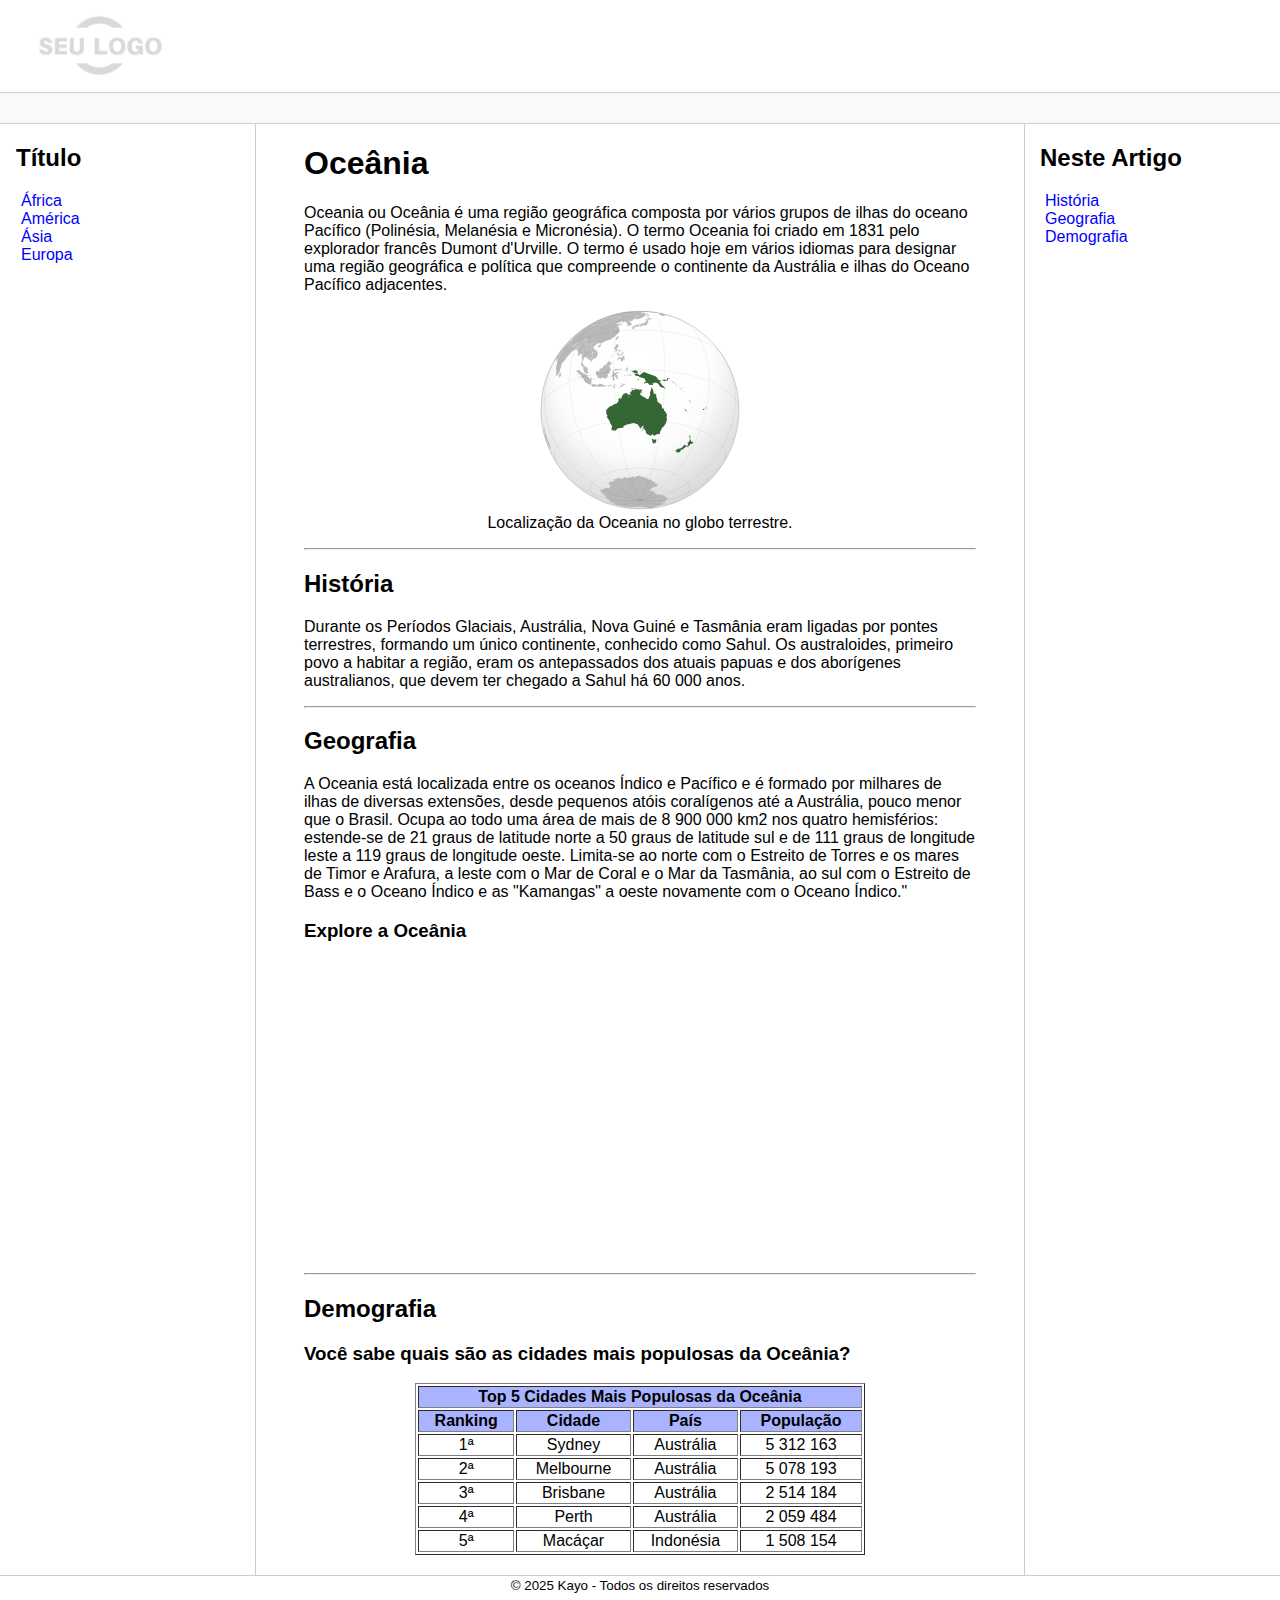
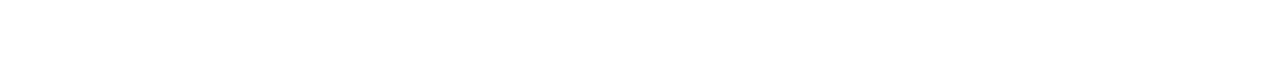
<file: trilha-html-desafio-2/index.html>
<!DOCTYPE html>
<html lang="pt-br">
<head>
    <meta charset="UTF-8">
    <meta http-equiv="X-UA-Compatible" content="IE=edge">
    <meta name="viewport" content="width=device-width, initial-scale=1.0">
    <meta name="description" content="Página Informativa sobre Oceânia, criada como parte de um desafio de front-end">
    <title>Página Principal</title>
    <link rel="stylesheet" href="assets/css/style.css">
</head>
<body>

    <header>
        <div class="logo">
            <img src="assets/images/logo.png" width="200" alt="logotipo"/>
        </div>
    </header>

    <div class="bar"></div>

    <div class="content">
        <aside class="sidebar">
            <h2>Título</h2>
            <nav>
                <ul>
                <li><a href="https://pt.wikipedia.org/wiki/África">África</a></li>
                <li><a href="https://pt.wikipedia.org/wiki/América">América</a></li>
                <li><a href="https://pt.wikipedia.org/wiki/Ásia">Ásia</a></li>
                <li><a href="https://pt.wikipedia.org/wiki/Europa">Europa</a></li>   
                </ul>
            </nav>  
        </aside>

        <main>
            <section>
                <h1>Oceânia</h1>
                <p>Oceania ou Oceânia é uma região geográfica
                composta por vários grupos de ilhas do oceano Pacífico (Polinésia, Melanésia e Micronésia). 
                O termo Oceania foi criado em 1831 pelo explorador francês Dumont d'Urville. 
                O termo é usado hoje em vários idiomas para designar uma região geográfica e política que compreende 
                o continente da Austrália e ilhas do Oceano Pacífico adjacentes.</p>

                <figure>
                    <img src="assets/images/oceania.svg" width="200" alt="Mapa Ilustrativo da Oceania.">
                    <figcaption>Localização da Oceania no globo terrestre.</figcaption>
                </figure>
            </section>
            
            <hr>

            <section>
                <h2 id="topico-historia">História</h2>
                <p>Durante os Períodos Glaciais, Austrália, Nova Guiné e Tasmânia eram ligadas por pontes terrestres, 
                    formando um único continente, conhecido como Sahul. Os australoides, primeiro povo a habitar a região, 
                    eram os antepassados dos atuais papuas e dos aborígenes australianos, que devem ter chegado a Sahul há 60 000 anos.</p>
            </section>

            <hr>

            <section>
                <h2 id="topico-geografia">Geografia</h2>
                <p>A Oceania está localizada entre os oceanos Índico e Pacífico e é formado por milhares de ilhas de diversas extensões, 
                    desde pequenos atóis coralígenos até a Austrália, pouco menor que o Brasil. Ocupa ao todo uma área de mais de 8 900 000 km2 nos 
                    quatro hemisférios: estende-se de 21 graus de latitude norte a 50 graus de latitude sul e de 111 graus de longitude leste a 119 graus 
                    de longitude oeste. Limita-se ao norte com o Estreito de Torres e os mares de Timor e Arafura, a leste com o Mar de Coral e o Mar da Tasmânia, 
                    ao sul com o Estreito de Bass e o Oceano Índico e as "Kamangas" a oeste novamente com o Oceano Índico."</p>

                
                <h3>Explore a Oceânia</h3>
                <iframe title="Mapa Interativo no google maps da Oceânia" src="https://www.google.com/maps/embed?pb=!1m18!1m12!1m3!1d75937728.99299002!2d136.51001706505164!3d-16.595851184779296!2m3!1f0!2f0!3f0!3m2!1i1024!2i768!4f13.1!3m3!1m2!1s0x6e41bc2bfc38b041%3A0x4b6ab384c4ebeb6e!2sOceania!5e1!3m2!1spt-BR!2sbr!4v1751067949706!5m2!1spt-BR!2sbr" width="450" height="300" style="border:0;" allowfullscreen="" loading="lazy" referrerpolicy="no-referrer-when-downgrade"></iframe>
            </section>

            <hr>

            <section>
                <h2 id="topico-demografia">Demografia</h2>
                <h3>Você sabe quais são as cidades mais populosas da Oceânia?</h3>

                <table summary="Lista de cidades mais populosas da Oceânia" title="Top 5 Cidades Mais Populosas" border="1" width="450">

                    <thead>
                        <tr>
                            <th colspan="4">Top 5 Cidades Mais Populosas da Oceânia</th>
                        </tr>
                        <tr>
                            <th>Ranking</th>
                            <th>Cidade</th>
                            <th>País</th>
                            <th>População</th>
                        </tr>
                    </thead>

                    <tbody>
                        <tr>
                            <td>1ª</td>
                            <td>Sydney</td>
                            <td>Austrália</td>
                            <td>5 312 163</td>
                        </tr>
                        <tr>
                            <td>2ª</td>
                            <td>Melbourne</td>
                            <td>Austrália</td>
                            <td>5 078 193</td>
                        </tr>
                        <tr>
                            <td>3ª</td>
                            <td>Brisbane</td>
                            <td>Austrália</td>
                            <td>2 514 184</td>
                        </tr>
                        <tr>
                            <td>4ª</td>
                            <td>Perth</td>
                            <td>Austrália</td>
                            <td>2 059 484</td>
                        </tr>
                        <tr>
                            <td>5ª</td>
                            <td>Macáçar</td>
                            <td>Indonésia</td>
                            <td>1 508 154</td>
                        </tr>
                    </tbody>
                </table>
            </section>
        </main>

        <aside class="anchor">
            <h2>Neste Artigo</h2>
            <nav>
                <ul>
                    <li><a href="#topico-historia">História</a></li>
                    <li><a href="#topico-geografia">Geografia</a></li>
                    <li><a href="#topico-demografia">Demografia</a></li>
                </ul>
            </nav>
        </aside>    
    </div>

    <footer>
        <small>© 2025 Kayo - Todos os direitos reservados</small>
    </footer>
</body>
</html>
</file>
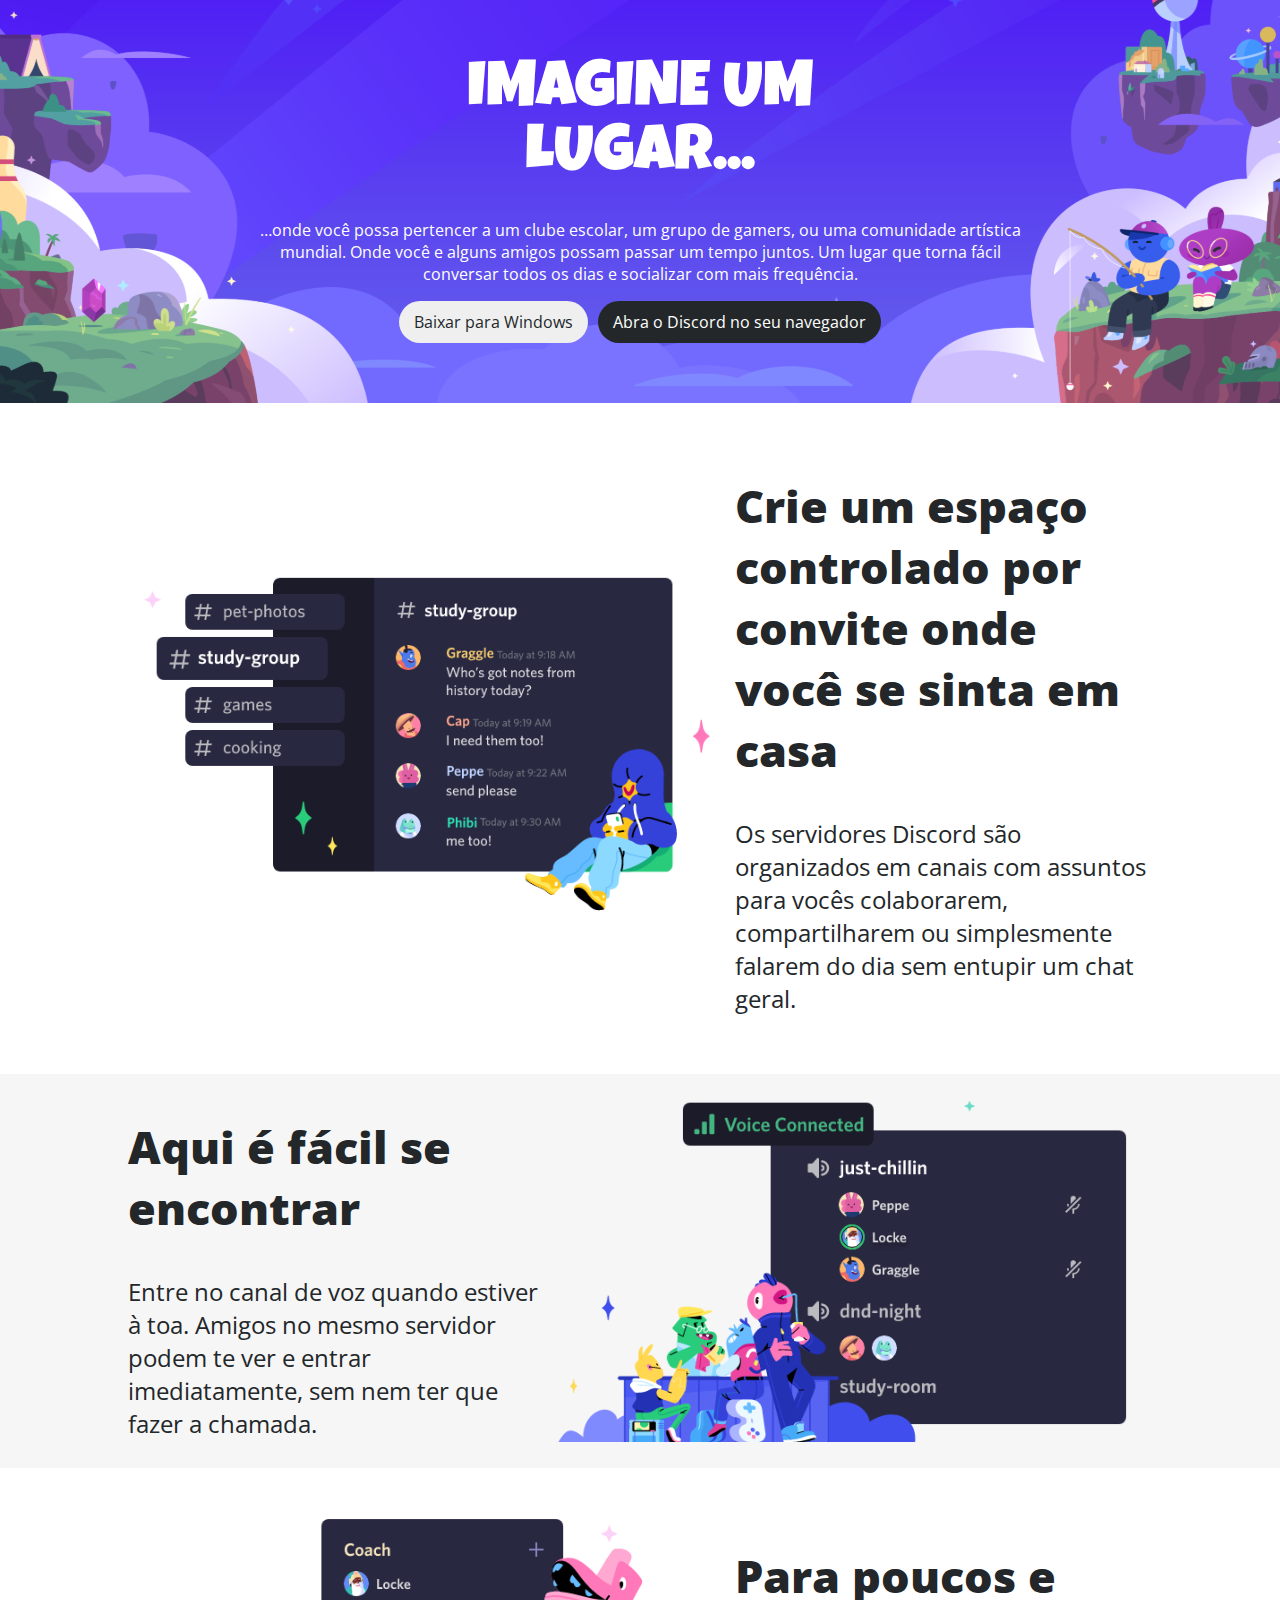
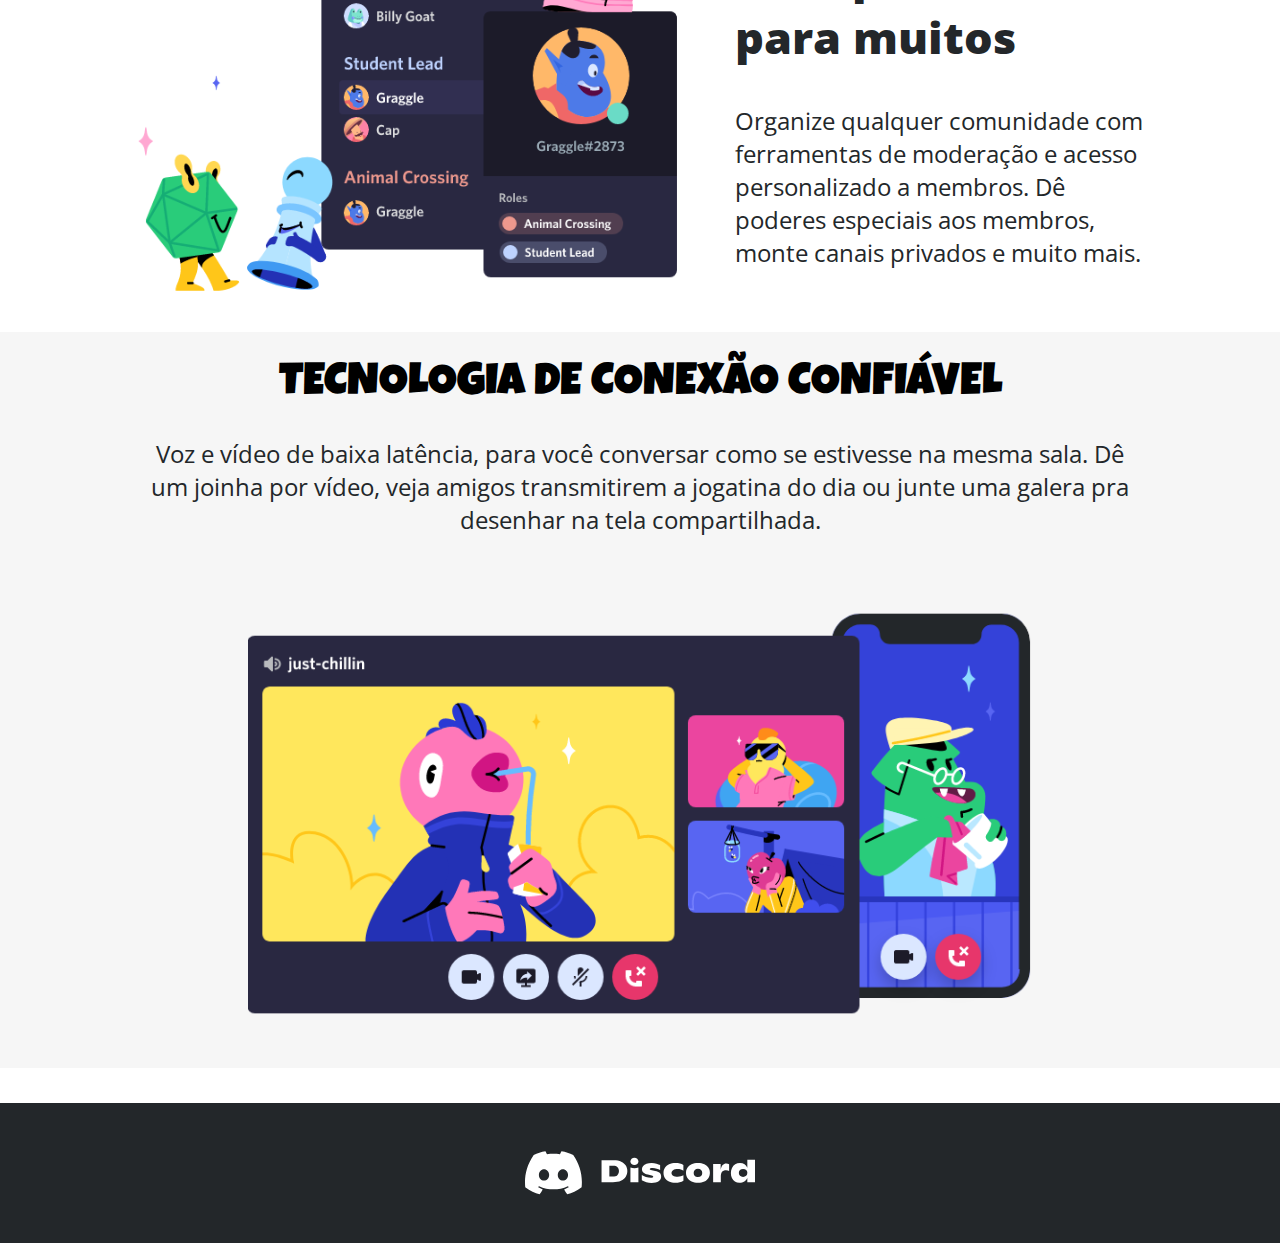
<file: trilha-css/trilha-css-desafio-03/index.html>
<!DOCTYPE html>
<html lang="pt-BR">
<head>
    <meta charset="UTF-8">
    <meta name="viewport" content="width=device-width, initial-scale=1.0">
    <title>Discord - Landing Page</title>
    <link rel="stylesheet" href="./assets/styles/style.css">
</head>
<body>
    <header>
        <div class="header-container">
            <h1>IMAGINE UM<br>LUGAR...</h1>
            <p>…onde você possa pertencer a um clube escolar, um grupo de gamers, ou uma comunidade artística mundial. Onde você e alguns amigos possam passar um tempo juntos. Um lugar que torna fácil conversar todos os dias e socializar com mais frequência.</p>
            <div class="header-button">
                <button>Baixar para Windows</button>
                <a href="https://discord.com"><button class="button-2">Abra o Discord no seu navegador</button></a>
            </div>
            
        </div>
    </header>
    <main>
        <section class="section-1">
            <img src="./assets/styles/images/Section Image.svg" alt="Exemplo da interface do Discord">
            <div>
                <h2>Crie um espaço controlado por convite onde você se sinta em casa</h2>
                <p>Os servidores Discord são organizados em canais com assuntos para vocês colaborarem, compartilharem ou simplesmente falarem do dia sem entupir um chat geral.</p>
            </div>
        </section>
        <section class="section-2">
            <img src="./assets/styles/images/Section Image (1).svg" alt="Exemplo da interface do Discord">
            <div>
                <h2>Aqui é fácil se encontrar</h2>
                <p>Entre no canal de voz quando estiver à toa. Amigos no mesmo servidor podem te ver e entrar imediatamente, sem nem ter que fazer a chamada.</p>
            </div>
        </section>
        <section class="section-3">
            <img src="./assets/styles/images/Section Image (2).svg" alt="Exemplo da interface do Discord">
            <div>
                <h2>Para poucos e para muitos</h2>
                <p>Organize qualquer comunidade com ferramentas de moderação e acesso personalizado a membros. Dê poderes especiais aos membros, monte canais privados e muito mais.</p>
            </div>
        </section>
        <section class="section-4">
            <div>
                <h1>TECNOLOGIA DE CONEXÃO CONFIÁVEL</h1>
                <p>Voz e vídeo de baixa latência, para você conversar como se estivesse na mesma sala. Dê um joinha por vídeo, veja amigos transmitirem a jogatina do dia ou junte uma galera pra desenhar na tela compartilhada.</p>
            </div>
            <img src="./assets/styles/images/Section Image (3).svg" alt="Exemplo da interface do Discord">
        </section>
    </main>
    <footer>
        <img src="./assets/styles/images/discord-logo.svg" alt="Logo Discord">
    </footer>
</body>
</html>
</file>
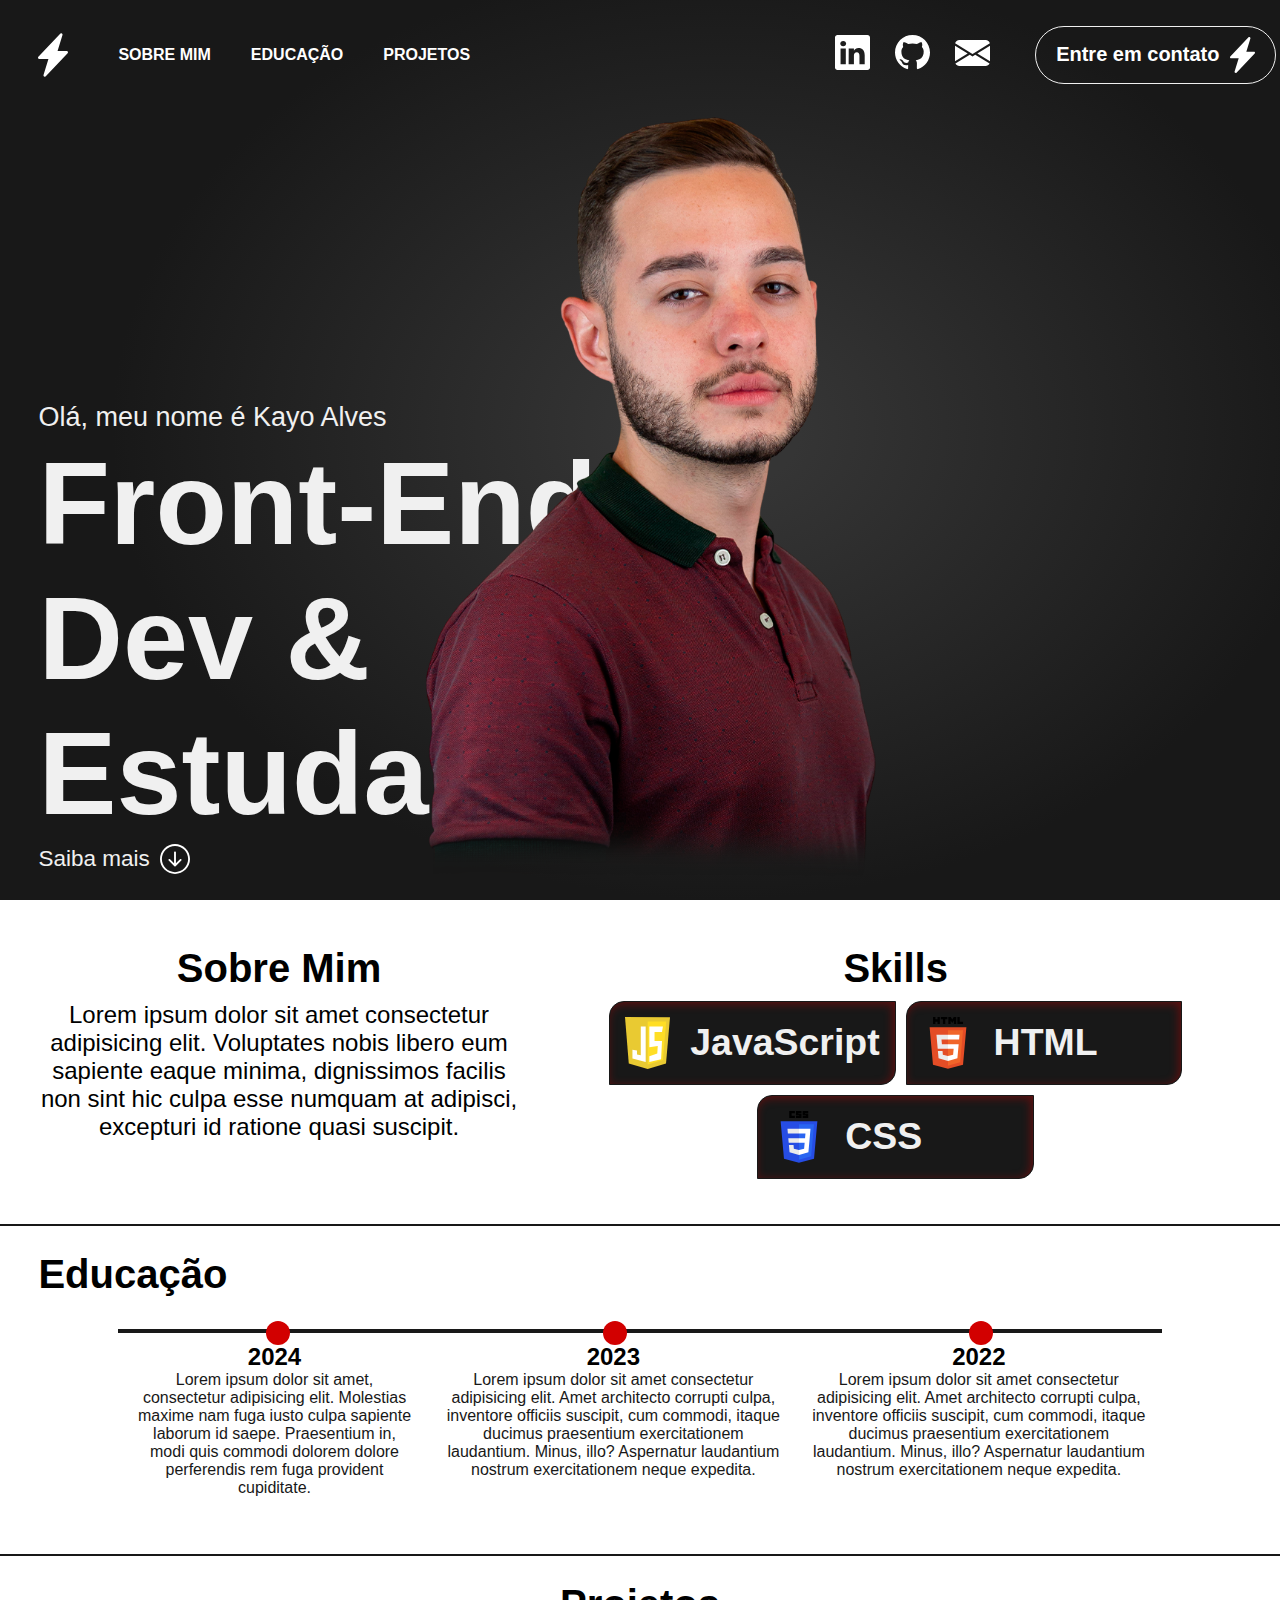
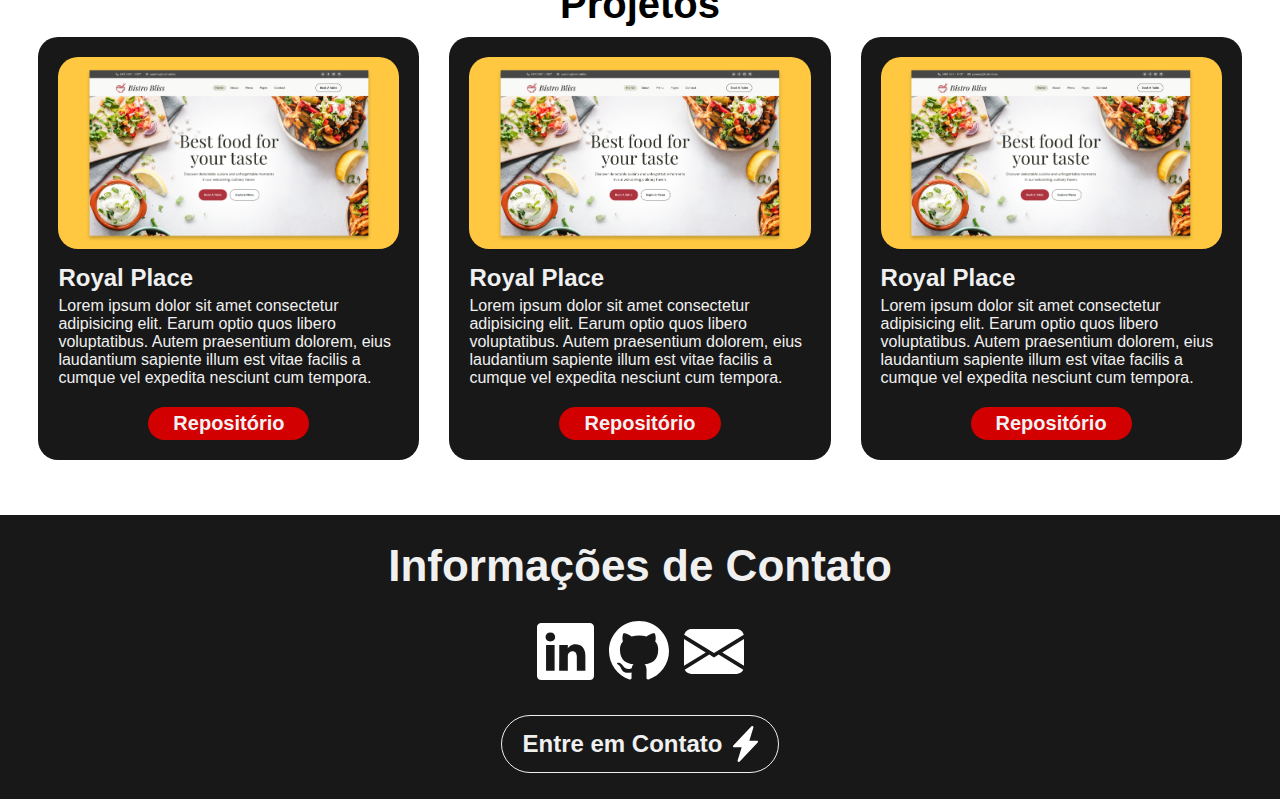
<file: trilha-js/portfolio/index.html>
<!DOCTYPE html>
<html lang="pt-BR">
<head>
    <meta charset="UTF-8">
    <meta name="viewport" content="width=device-width, initial-scale=1.0">
    <title>Portfólio - Kayo Alves</title>
    <link rel="shortcut icon" href="./assets/img/favicon.ico" type="image/x-icon">
    <link rel="stylesheet" href="./assets/css/style.css">
</head>
<body>
    <header>
        <img class="logo" src="./assets/img/lightning.svg" alt="Logotipo">
        <nav class="nav-links">
            <a href="#about">SOBRE MIM</a>
            <a href="#education">EDUCAÇÃO</a>
            <a href="#projects">PROJETOS</a>
            <div class="contact-info">
                <a href="https://linkedin.com/in/kayo-silva-alves/"><img src="./assets/img/Linkedin.svg" alt="Meu Linkedin"></a>
                <a href="https://github.com/kayo-alves"><img src="./assets/img/Github.svg" alt="Meu Github"></a>
                <a href="mailto:kayosilva577@gmail.com"><img src="./assets/img/mail.svg" alt="kayosilva577@gmail.com"></a>
            </div>
            <a class="contact-button" href="#">Entre em contato<img src="./assets/img/lightning.svg"></a>
        </nav>
        <button class="menu-toggle" >
            &#9776;
        </button>
        <div class="overlay"></div>
    </header>

    <main>
        <img class="profile-pic" src="./assets/img/profile.png" alt="Kayo Alves">
        <h6>Olá, meu nome é Kayo Alves</h6>
        <h1>Front-End<br> Dev &<br> Estudante</h1>
        <div class="more-main">
            <p>Saiba mais</p>
            <img src="./assets/img/arrow-down.svg" alt="Seta para baixo">
        </div>
    </main>

    <section id="about" class="about">
            <div class="about-me">
                <h2>Sobre Mim</h2>
                <p>Lorem ipsum dolor sit amet consectetur adipisicing elit. Voluptates nobis libero eum sapiente eaque minima, dignissimos facilis non sint hic culpa esse numquam at adipisci, excepturi id ratione quasi suscipit.</p>
            </div>
            <div class="skills">
                <h2>Skills</h2>
                <div class="cards">
                    <div class="skill-card">
                    <img src="./assets/img/javascript-logo.svg" alt="JavaScript Logo">
                    <h3>JavaScript</h3>
                    </div>
                    <div class="skill-card">
                    <img src="./assets/img/html-logo.svg" alt="HTML Logo">
                    <h3>HTML</h3>
                    </div>
                    <div class="skill-card">
                    <img src="./assets/img/css-logo.svg" alt="CSS Logo">
                    <h3>CSS</h3>
                    </div>
                </div>
            </div>
    </section>
    <hr>

    <section id="education" class="education">
        <h2>Educação</h2>
        <div class="timeline">
            <div class="timeline-item">
                <div class="timeline-year"><b>2024</b></div>
                <div class="timeline-content">
                    <p>Lorem ipsum dolor sit amet, consectetur adipisicing elit. Molestias maxime nam fuga iusto culpa sapiente laborum id saepe. Praesentium in, modi quis commodi dolorem dolore perferendis rem fuga provident cupiditate.</p>
                </div>
            </div>
            <div class="timeline-item">
                <div class="timeline-year"><b>2023</b></div>
                <div class="timeline-content">
                    <p>Lorem ipsum dolor sit amet consectetur adipisicing elit. Amet architecto corrupti culpa, inventore officiis suscipit, cum commodi, itaque ducimus praesentium exercitationem laudantium. Minus, illo? Aspernatur laudantium nostrum exercitationem neque expedita.</p>
                </div>
            </div>
            <div class="timeline-item">
                <div class="timeline-year"><b>2022</b></div>
                <div class="timeline-content">
                    <p>Lorem ipsum dolor sit amet consectetur adipisicing elit. Amet architecto corrupti culpa, inventore officiis suscipit, cum commodi, itaque ducimus praesentium exercitationem laudantium. Minus, illo? Aspernatur laudantium nostrum exercitationem neque expedita.</p>
                </div>
            </div>
        </div>
    </section>
    <hr>
    <section id="projects" class="projects">
        <h2>Projetos</h2>
        <div class="cards-section">
            <div class="card">
                <img src="./assets/img/teste-card.png" alt="Projeto Imagem">
                <h4>Royal Place</h4>
                <p>Lorem ipsum dolor sit amet consectetur adipisicing elit. Earum optio quos libero voluptatibus. Autem praesentium dolorem, eius laudantium sapiente illum est vitae facilis a cumque vel expedita nesciunt cum tempora.</p>
                <a href="#">Repositório</a>
            </div>  
            <div class="card">
                <img src="./assets/img/teste-card.png" alt="Projeto Imagem">
                <h4>Royal Place</h4>
                <p>Lorem ipsum dolor sit amet consectetur adipisicing elit. Earum optio quos libero voluptatibus. Autem praesentium dolorem, eius laudantium sapiente illum est vitae facilis a cumque vel expedita nesciunt cum tempora.</p>
                <a href="#">Repositório</a>
            </div>
            <div class="card">
                <img src="./assets/img/teste-card.png" alt="Projeto Imagem">
                <h4>Royal Place</h4>
                <p>Lorem ipsum dolor sit amet consectetur adipisicing elit. Earum optio quos libero voluptatibus. Autem praesentium dolorem, eius laudantium sapiente illum est vitae facilis a cumque vel expedita nesciunt cum tempora.</p>
                <a href="#">Repositório</a>
            </div>
        </div>
        
    </section>
    <footer>
        <h2>Informações de Contato</h2>
        <div class="contact-info">
            <a href="https://linkedin.com/in/kayo-silva-alves/"><img src="./assets/img/Linkedin.svg" alt="Meu Linkedin"></a>
            <a href="https://github.com/kayo-alves"><img src="./assets/img/Github.svg" alt="Meu Github"></a>
            <a href="mailto:kayosilva577@gmail.com"><img src="./assets/img/mail.svg" alt="kayosilva577@gmail.com"></a>
        </div>
        <a class="contact-button" href="#">Entre em Contato <img src="./assets/img/lightning.svg"></a>
    </footer>
    <script src="./script.js"></script>
</body>
</html>
</file>
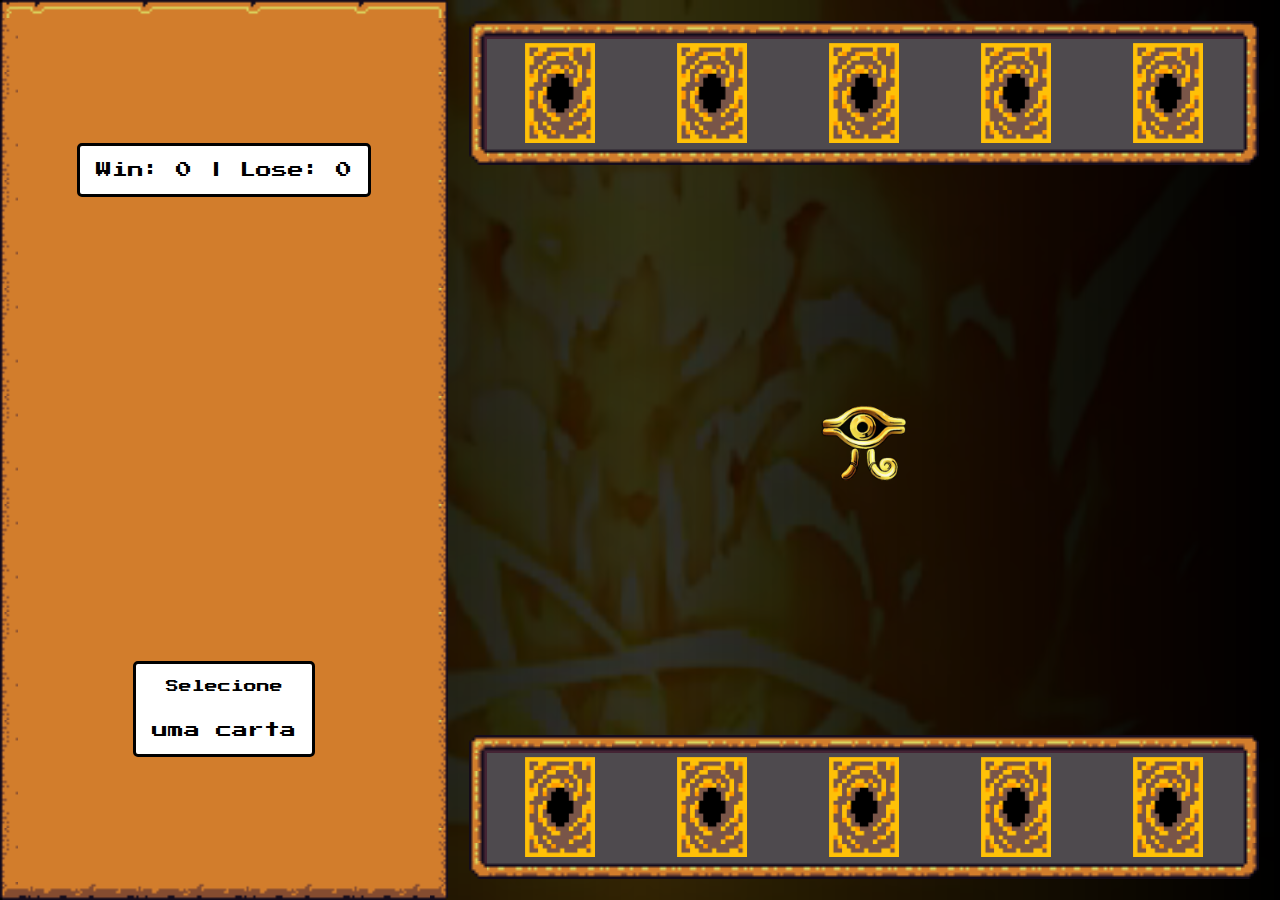
<file: trilha-js/trilha-js-desafio-03/index.html>
<!DOCTYPE html>
<html lang="pt-BR">
<head>
    <meta charset="UTF-8">
    <meta name="viewport" content="width=device-width, initial-scale=1.0">
    <title>Yu-gi-oh Jokenpo</title>

    <link rel="stylesheet" href="./src/styles/global.css">
    <link rel="shortcut icon" href="./src/assets/favicon/Favicon.ico" type="image/x-icon">
</head>
<body>

    <audio id="bgm" loop>
        <source src="./src/assets/audios/egyptian_duel.mp3" type="audio/mp3">
    </audio>
    <div class="bg-video">
        <video class="video" autoplay loop muted>
            <source src="./src/assets/video/yugi.mp4" type="video/mp4">
        </video>
    </div>

    <main class="container">
        <aside class="container__left framed-golden-2">
            <section class="score_box frame">
                <span id="score_points">
                    Win: 0 | Lose: 0
                </span>
            </section>

            <div class="menu__avatar">
                <img id="card-image">
            </div>
            
            <section class="card-details frame">
                <p id="card-name">Selecione</p>
                <p id="card-type">uma carta</p>
            </section>
        </aside>

        <section class="container__right">
            <div class="card-box__container">
                <section class="card-box framed" id="computer-cards">
                    </section>

                <div class="card-versus">
                    <div class="versus-top">
                        <div class="card-infield">
                            <img id="player-field-card" height="180px" width="125px">
                        </div>

                        <img height="100px" src="./src/assets/icons/millenium2.png">

                        <div class="card-infield">
                            <img id="computer-field-card" height="180px" width="125px">
                        </div>
                    </div>

                    <div class="versus-bottom">
                        <button id="next-duel" class="rpgui-button" onclick="resetDuel()">GANHOU</button>
                    </div>
                </div>

                <section class="card-box framed" id="player-cards">
                    </section>
            </div>
            
        </section>
    </main>

    <script src="./src/scripts/engine.js" defer></script>
</body>
</html>
</file>
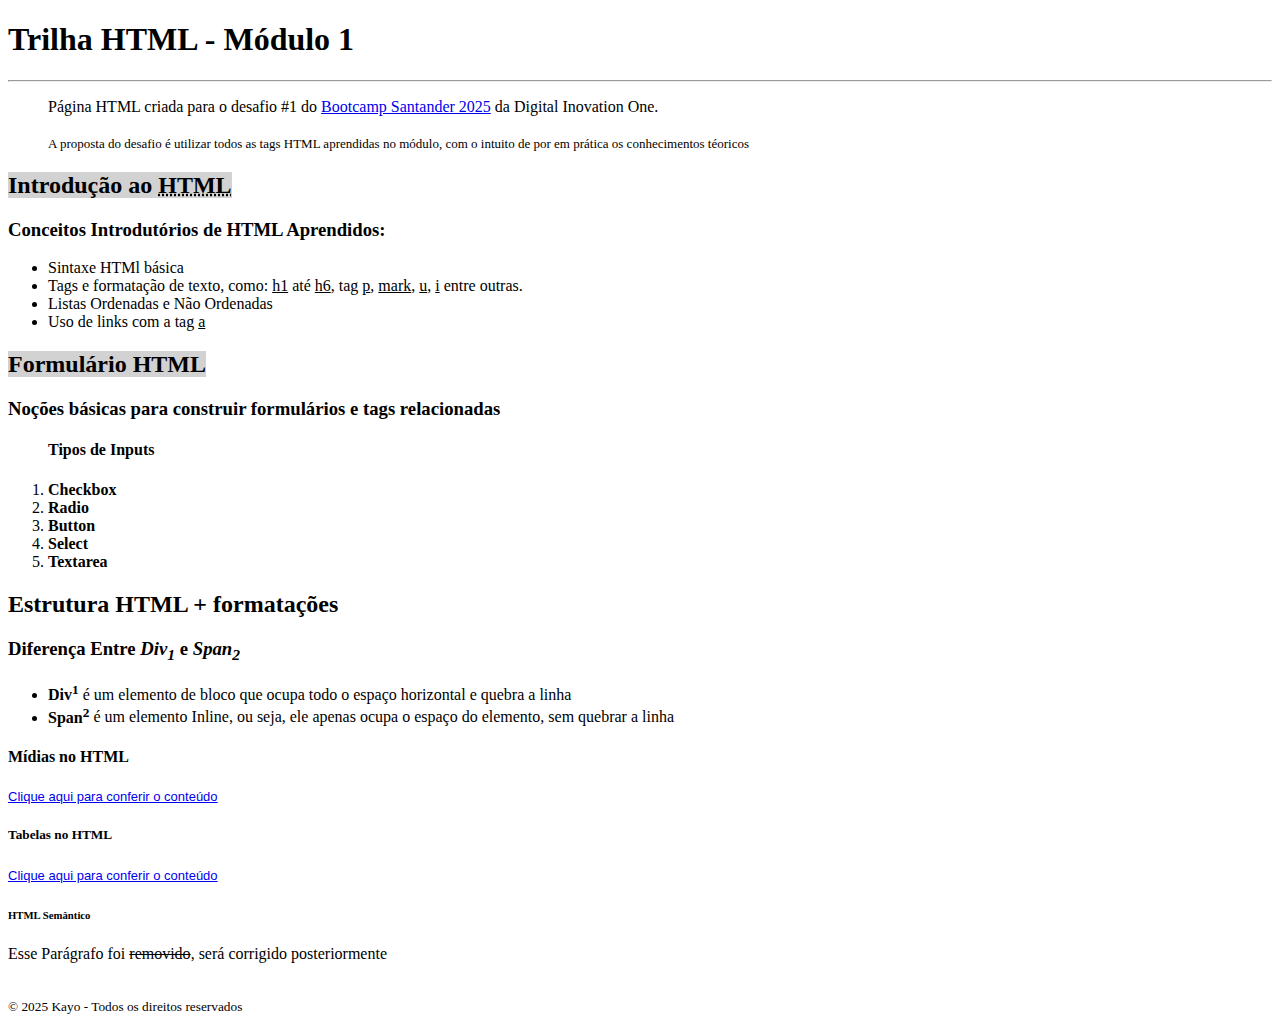
<file: trilha-hrml-modulo-1/trilha-html-modelo-1.html>
<!DOCTYPE html>
<html lang="pt-br">
<head>
    <meta charset="UTF-8">
    <meta name="viewport" content="width=device-width, initial-scale=1.0">
    <title>Trilha HTML - Módulo 1</title>
    <meta name="description" content="Tags html aprendidas">

</head>
<body>

    <header>
        <h1>Trilha HTML - Módulo 1</h1>
        <hr>
    </header>
        
    <blockquote>
        <p>Página HTML criada para o desafio #1 do <a href="https://web.dio.me/track/santander-2025-front-end">Bootcamp Santander 2025</a> da Digital Inovation One.
        <br> <br>
        <font size="2">A proposta do desafio é utilizar todos as tags HTML aprendidas no módulo, com o intuito de por em prática os conhecimentos téoricos</font>
        </p>
        
    </blockquote>

    <main>
        <section>
            <h2><mark style="background-color: rgb(210, 210, 210)">Introdução ao <abbr title="Hypertext Markup Language">HTML</abbr></mark></h2>
            <h3>Conceitos Introdutórios de HTML Aprendidos:</h6>
            <ul>
                <li>Sintaxe HTMl básica</li>
                <li>Tags e formatação de texto, como: <u>h1</u> até <u>h6</u>, tag <u>p</u>, 
                    <u>mark</u>, <u>u</u>, <u>i</u> entre outras.
                </li>
                <li>Listas Ordenadas e Não Ordenadas</li>
                <li>Uso de links com a tag <u>a</u></li>
            </ul>
        </section>
        
        
        <section>
            <h2><mark style="background-color: rgb(210, 210, 210)">Formulário HTML</mark></h2>
            <h3>Noções básicas para construir formulários e tags relacionadas</h3>

            <ol>
                <h4>Tipos de Inputs</h4>
                <li><b>Checkbox</b></li>
                <li><b>Radio</b></li>
                <li><b>Button</b></li>
                <li><b>Select</b></li>
                <li><b>Textarea</b></li>
            </ol>
        </section>
        
        <section>
            <h2>Estrutura HTML + formatações</h2>
            <h3> Diferença Entre <i>Div<sub>1</sub></i> e <i>Span<sub>2</sub></i></h3>
            <p>
                <ul>
                    <li><Strong>Div<sup>1</Strong> é um elemento de bloco que ocupa todo o espaço horizontal e quebra a linha</li>
                    <li><strong>Span<sup>2</sup></strong> é um elemento Inline, ou seja, ele apenas ocupa o espaço do elemento, sem quebrar a linha</li>
                </ul>
            </p>
        </section>

        <h4>Mídias no HTML</h2>
            <font face="Arial" size=2><a href="#">Clique aqui para conferir o conteúdo</a></font>

        <h5>Tabelas no HTML</h2>
            <font face="Arial" size=2><a href="#">Clique aqui para conferir o conteúdo</a></font>

        <h6>HTML Semântico</h2>
            <p>Esse Parágrafo foi <del>removido</del>, será corrigido posteriormente</p>
            
    </main>

    <br>

    <footer>
        <small>© 2025 Kayo - Todos os direitos reservados</small>
    </footer>
    
</body>
</html>
</file>
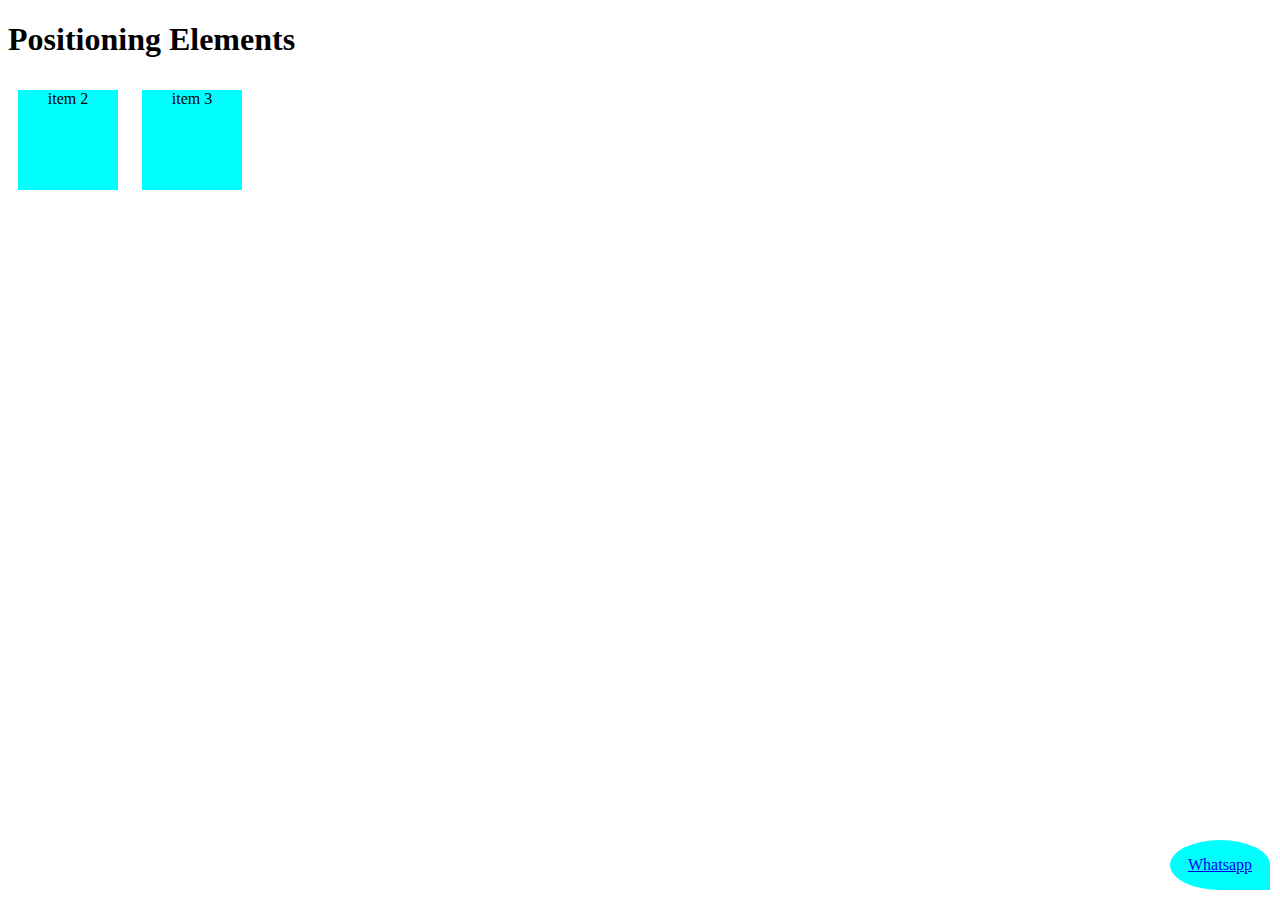
<file: trilha-css/estudos/display.html>
<!DOCTYPE html>
<html lang="en">
<head>
    <meta charset="UTF-8">
    <meta name="viewport" content="width=device-width, initial-scale=1.0">
    <title>Positioning</title>
    <style>
        div {
            background-color: aqua;
            display: inline-block;
            width: 100px;
            height: 100px;
            margin: 10px;
            text-align: center;
        }

        .item-1 {
            position: fixed;
            right: 0;
            bottom: 0;
            border-radius: 50% 50% 0px;
            align-content: center;
            width: 100px;
            height: 50px;
        }
    </style>
</head>
<body>
    <h1>Positioning Elements</h1>

    <div class="item-1" ><a href="https://www.whatsapp.com">Whatsapp</a></div>
    <div class="item-2" >item 2</div>
    <div class="item-3">item 3</div>
</body>
</html>
</file>
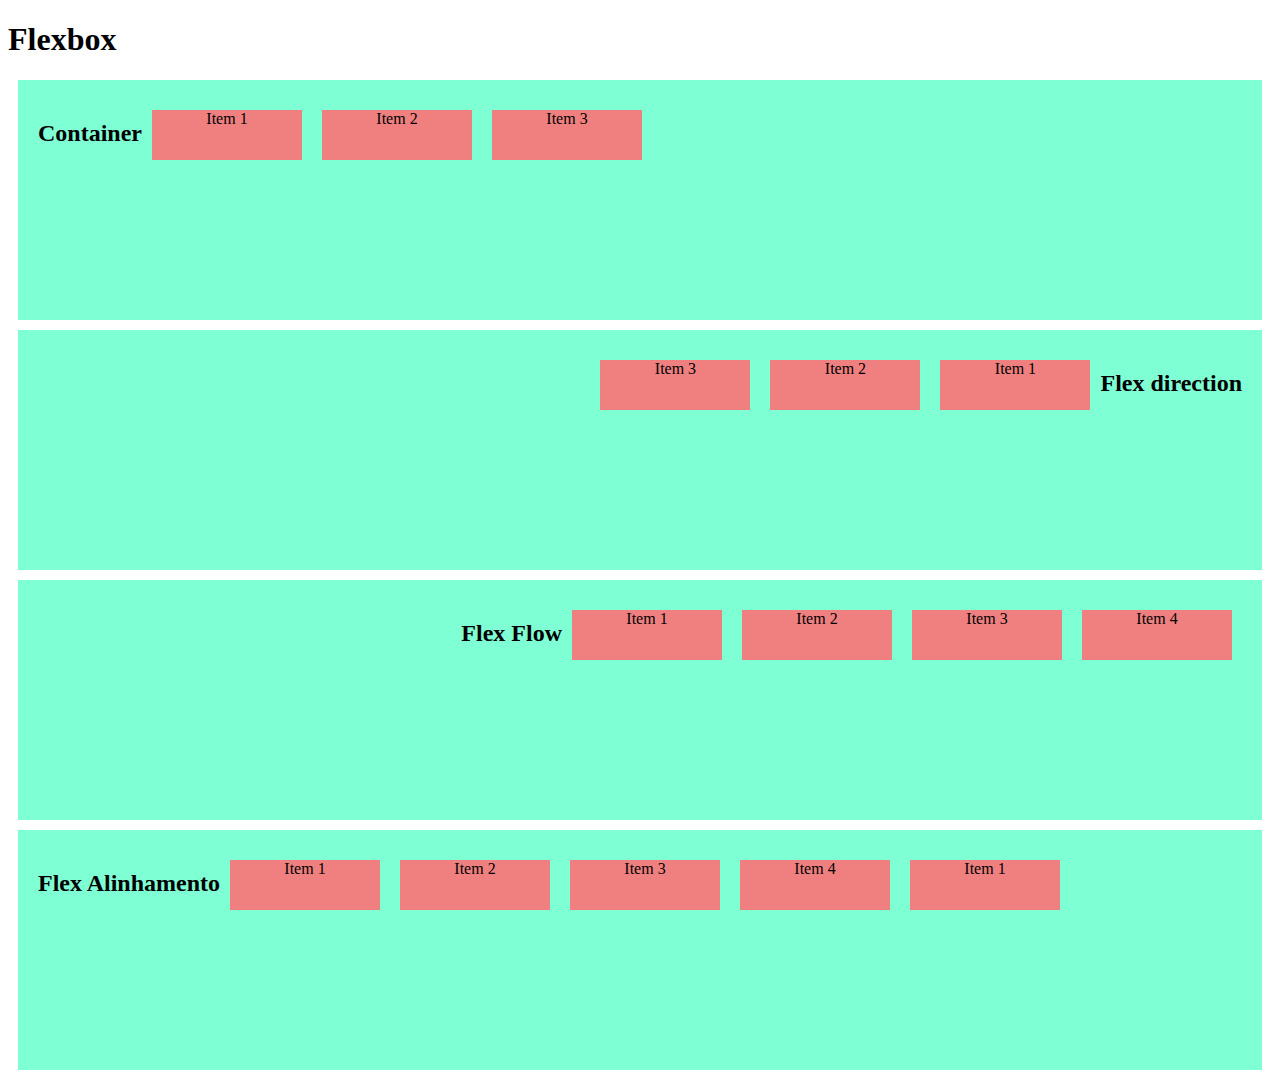
<file: trilha-css/estudos/flexbox.html>
<!DOCTYPE html>
<html lang="en">
<head>
    <meta charset="UTF-8">
    <meta name="viewport" content="width=device-width, initial-scale=1.0">
    <title>Document</title>
    <style>
        .container {
            display: flex;
            padding: 20px;
            margin: 10px;
            height: 200px;
            background-color: aquamarine;
        }

        .item {
            margin: 10px;
            background: lightcoral;
            width: 150px;
            height: 50px;
            text-align: center;
        }

        #flex-column {
            flex-direction: row-reverse;
        }

        #flex-flow {
            display: flex;
            flex-flow: row nowrap;
            justify-content: flex-end;
        }

        #alinhamento {
            flex-wrap: nowrap;
            align-content:flex-end; /* alinha AS LINHAS DE ITENS*/
            /* flex-shrink: 1; */
           
        }

        #item1 {
            flex-shrink: 2;
        }
 
    </style>
</head>
<body>
    <h1>Flexbox</h1>
    <div class="container">
        <h2>Container</h2>
        <div class="item">Item 1</div>
        <div class="item">Item 2</div>
        <div class="item">Item 3</div>
    </div>

    <div class="container" id="flex-column">
        <h2>Flex direction</h2>
        <div class="item">Item 1</div>
        <div class="item">Item 2</div>
        <div class="item">Item 3</div>
    </div> 

    <div class="container" id="flex-flow">
        <h2>Flex Flow</h2>
        <div class="item">Item 1</div>
        <div class="item">Item 2</div>
        <div class="item">Item 3</div>
        <div class="item">Item 4</div>
    </div> 

    <div class="container" id="alinhamento">
        <h2>Flex Alinhamento</h2>
        <div class="item">Item 1</div>
        <div id="item1" class="item">Item 2</div>
        <div class="item">Item 3</div>
        <div class="item">Item 4</div>
        <div class="item">Item 1</div>


    </div> 
    
</body>
</html>
</file>
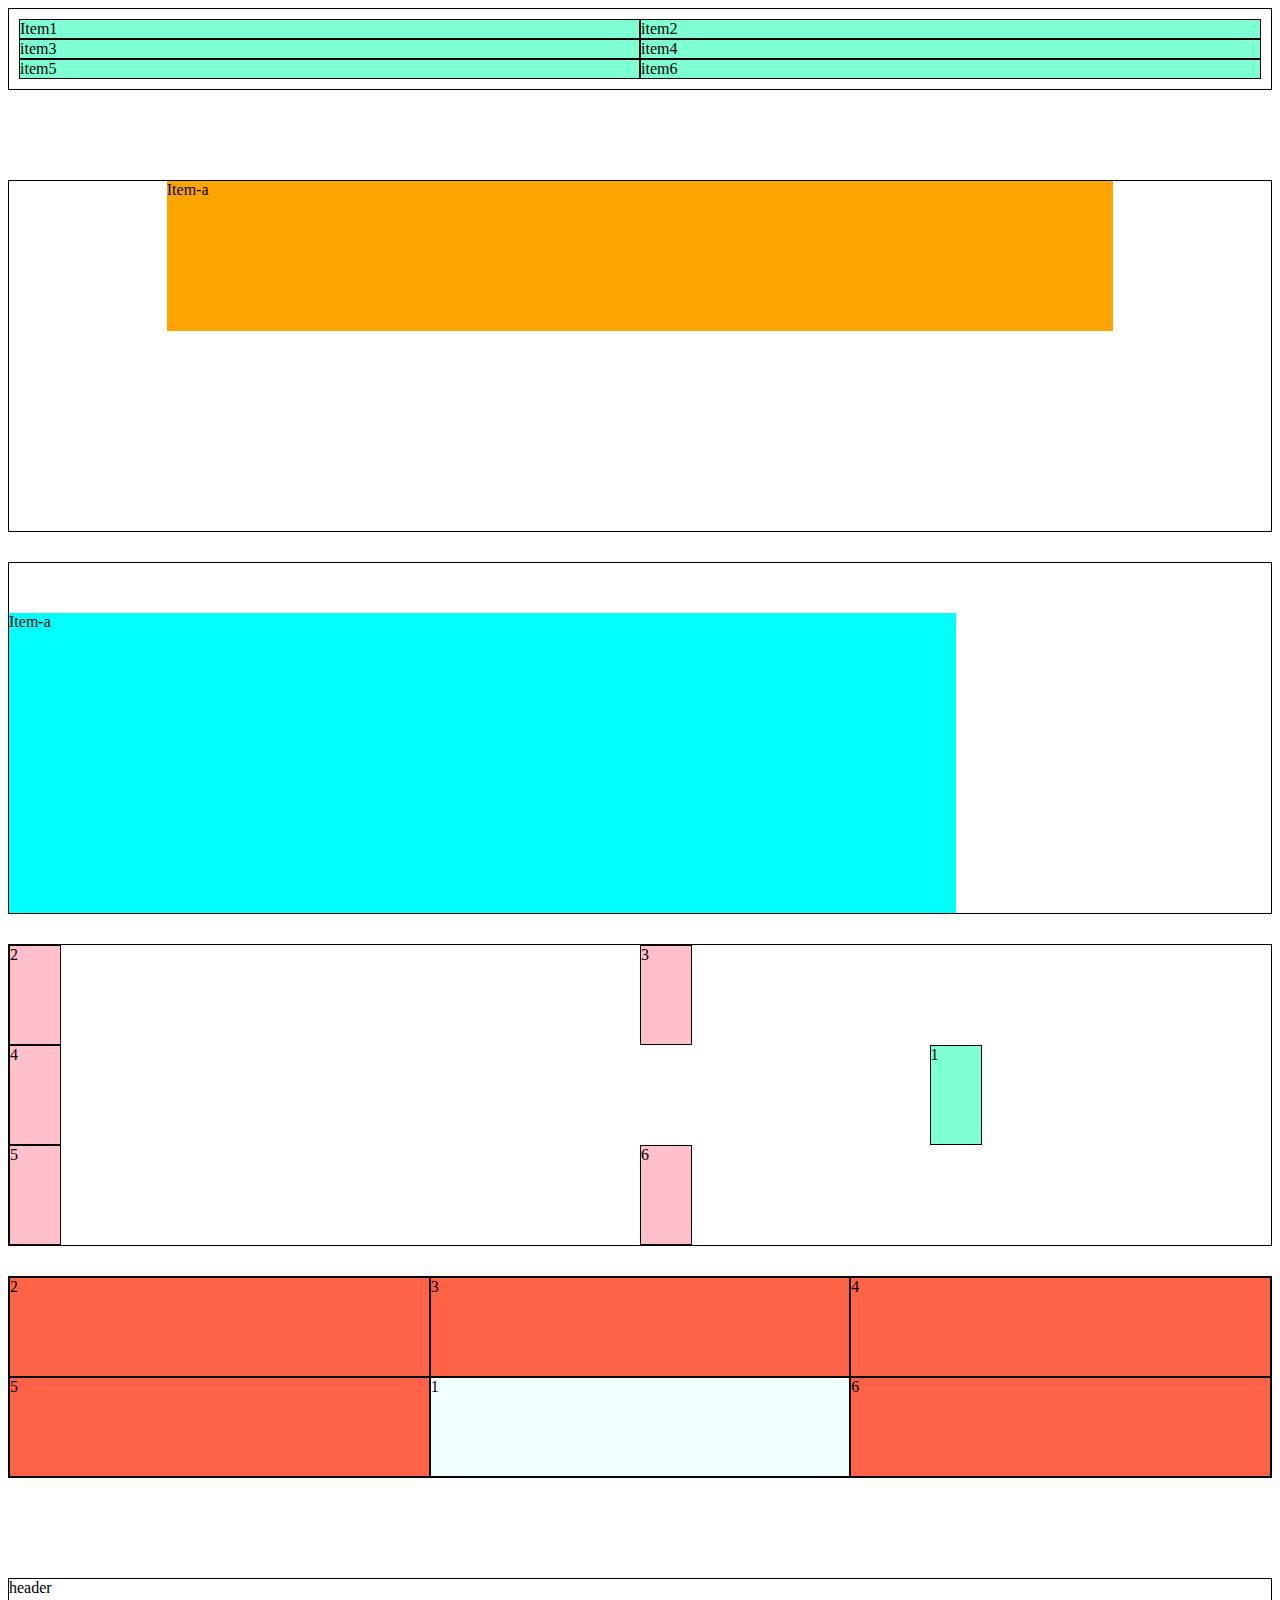
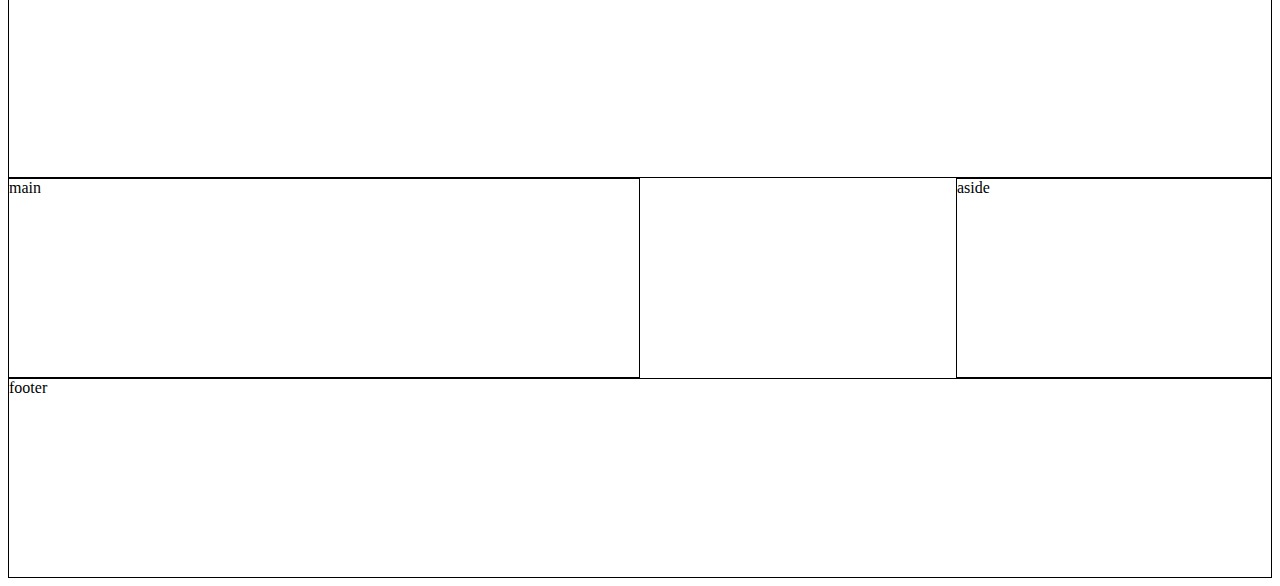
<file: trilha-css/estudos/grid-layout.html>
<!DOCTYPE html>
<html lang="en">
<head>
    <meta charset="UTF-8">
    <meta name="viewport" content="width=device-width, initial-scale=1.0">
    <title>Document</title>
    <style>
        .container {
            border: 1px solid black;
            padding: 10px;
            display: grid;
            grid-template-columns: 1fr 1fr;
            grid-template-rows: 1fr 1fr;
            margin-bottom: 90px;

            /* grid-template-rows: 1fr 1fr 1fr;
            grid-auto-flow: column;
            grid-auto-columns: 100px; */
            /* grid-auto-rows: minmax(50px, 50px); */
        }

        .item {
            background-color: aquamarine;
            border: 1px solid black;
        }

        #container {
            border: 1px solid;
            display: grid;
            /* grid-template: linhas / colunas */
            grid-template: 50px 100px 200px / repeat(2, 1fr) 4fr repeat(2, 1fr);
            /* grid-template-columns: repeat(2, 1fr) 4fr repeat(2, 1fr);
            grid-template-rows: 50px 100px 200px; */
            margin-bottom: 30px;
        }

        #item { 
            background-color: orange;
            grid-column-start: 2;
            grid-column-end: 5;
            grid-row-start: 1;
            grid-row-end: 3;

        }

        #item2 {
            background-color: aqua;
            /* grid-column-start: 1;
            grid-column-end: span 3;
            grid-row-start: 2;
            grid-row-end: span 2; */

            grid-column: 1 / span 3;
            grid-row: 2 / span 2;
        }

        .container2{
            display: grid;
            border: 1px solid;
            grid-template-columns: 1fr 1fr;
            grid-template-rows: repeat(3, 100px);
            margin-bottom: 30px;
            justify-items: start;
        }


        .item2 {
            width: 50px;
            background-color: pink;
            border: 1px solid;;
        }

        .selected {
            background-color: aquamarine;
            grid-column: 2 / 3;
            grid-row: 2 /   3;
            justify-self: center;
        }

        .container3 {
            display: grid;
            border: 1px solid;
            grid-template-columns: [col-1] 1fr [col-2] 1fr [col-3] 1fr [col-4];
            grid-template-rows: [row-1] 100px [row-2] 100px [row-3];
            margin-bottom: 100px;
        }

        .item3 {
            border: 1px solid;
            background-color: tomato;
        }

        .selected2 {
            background-color: azure;
            /* grid-column: col-2 / col-3 ;
            grid-row: row-2 / row-3; */
            grid-area: row-2 / col-2 / row-3 / col-3;
            /*grid-area: row-start / column-start / row-end / column-end*/
        }


        .body {
            display: grid;
            grid-template-columns: repeat(4, 1fr);
            grid-template-rows: repeat(3, 200px);
            grid-template-areas: 
            "header header header header"
            "main main . aside"
            "footer footer footer footer";
        }

        .item-4 {
            border: 1px solid;
        }

        header {
            grid-area: header;
        }

        main {
            grid-area: main;
        }

        aside {
            grid-area: aside;
        }

        footer {
            grid-area: footer;
        }

    </style>

</head>
<body>
    <div class="container">
        <div class="item">Item1</div>
        <div class="item">item2</div>
        <div class="item">item3</div>
        <div class="item">item4</div>
        <div class="item">item5</div>
        <div class="item">item6</div>
    </div>


    <div id="container">
        <div id="item">
            Item-a
        </div>
    </div>

    <div id="container">
        <div id="item2">
            Item-a
        </div>
    </div>

    <div class="container2">
        <div class="item2 selected">1</div>
        <div class="item2">2</div>
        <div class="item2">3</div>
        <div class="item2">4</div>
        <div class="item2">5</div>
        <div class="item2">6</div>
    </div>


    <div class="container3">
        <div class="item3 selected2">1</div>
        <div class="item3">2</div>
        <div class="item3">3</div>
        <div class="item3">4</div>
        <div class="item3">5</div>
        <div class="item3">6</div>
    </div>


    <div class="body">
        <header class="item-4">
            header
        </header>
        <main class="item-4">
            main
        </main>
        <aside class="item-4">
            aside
        </aside>
        <footer class="item-4">
            footer
        </footer>
    </div>
    
</body>
</html>
</file>
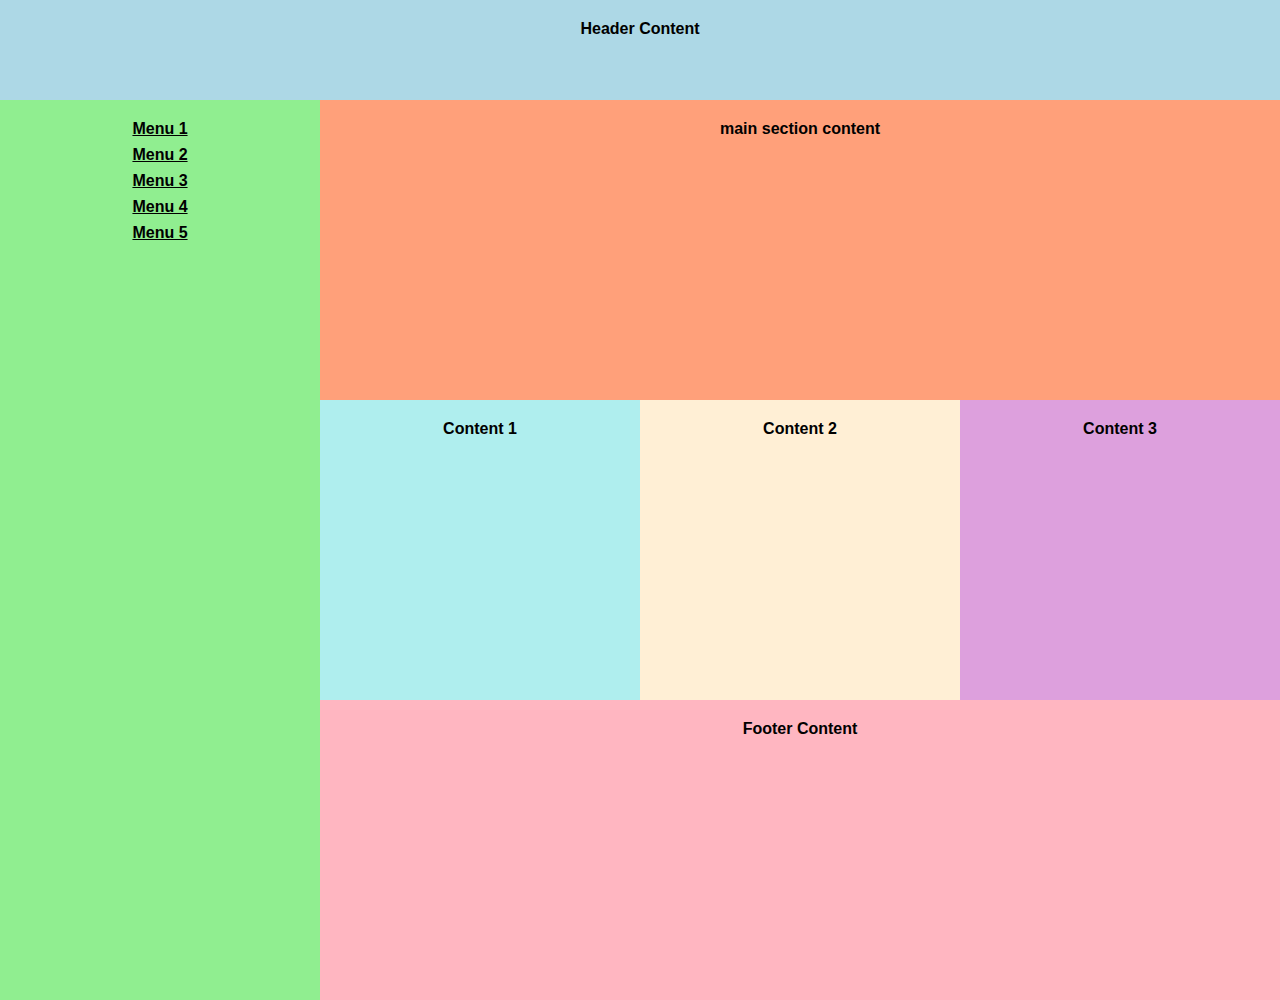
<file: trilha-css/estudos/grids.html>
<!DOCTYPE html>
<html lang="en">
<head>
  <meta charset="UTF-8">
  <meta http-equiv="X-UA-Compatible" content="IE=edge">
  <meta name="viewport" content="width=device-width, initial-scale=1.0">
  <title>Trilha de CSS - DIO</title>
  <link rel="stylesheet" href="grids-style.css">



</head>
<body>
  <header>
    Header Content
  </header>

  <nav>
   
    <ul>
      <li><a href="#">Menu 1</a></li>
      <li><a href="#">Menu 2</a></li>
      <li><a href="#">Menu 3</a></li>
      <li><a href="#">Menu 4</a></li>
      <li><a href="#">Menu 5</a></li>
    </ul>
  </nav>

  <section class="main-section-content">
    main section content
  </section>
  
  <section class="content-1">Content 1</section>
  <section class="content-2">Content 2</section>
  <section class="content-3">Content 3</section>

  <footer>
    Footer Content
  </footer>
</body>
</html>
</file>
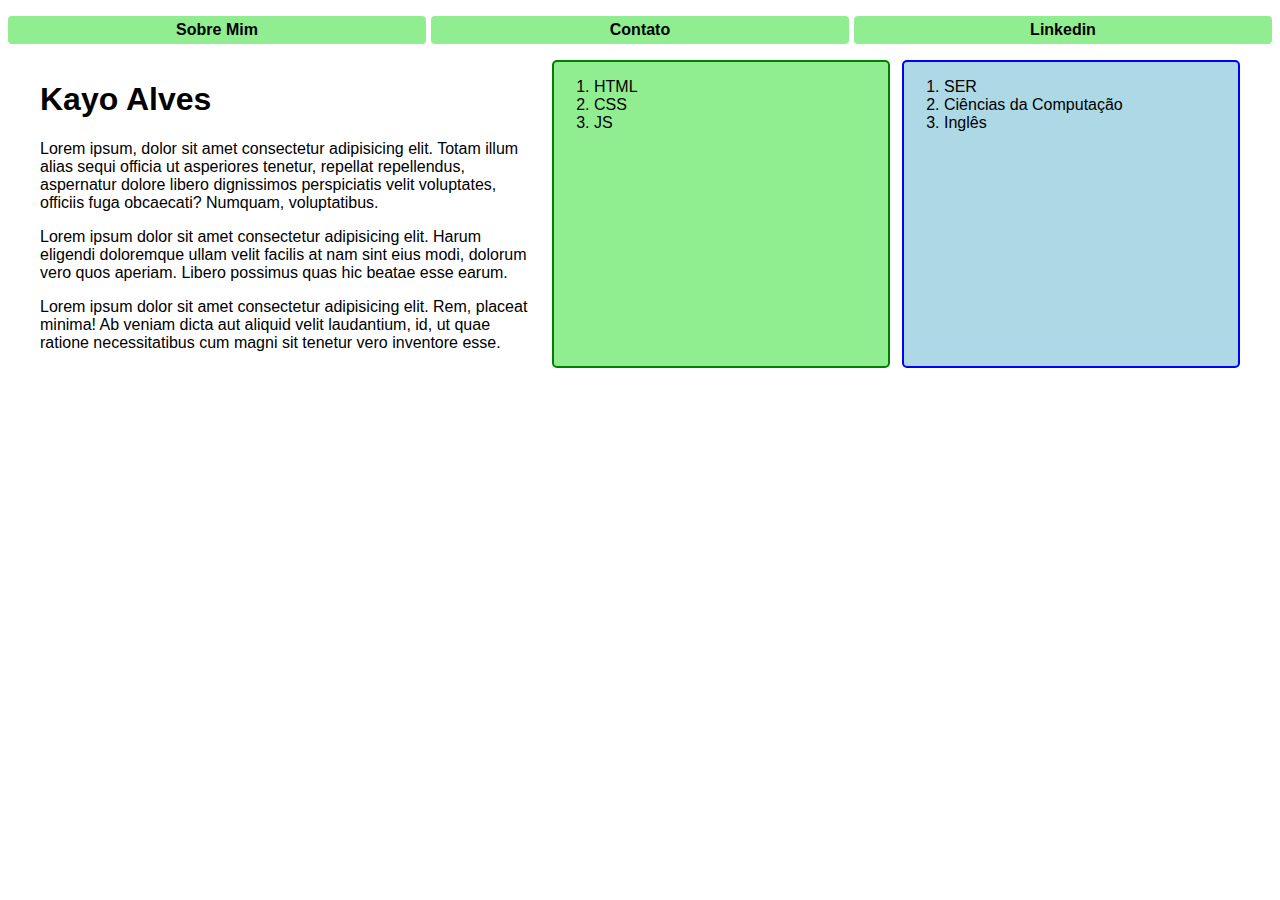
<file: trilha-css/estudos/mobile-first.html>
<!DOCTYPE html>
<html lang="en">
<head>
    <meta charset="UTF-8">
    <meta name="viewport" content="width=device-width, initial-scale=1.0">
    <title>Mobile First</title>
    <link rel="stylesheet" href="mobile-first-style.css">
</head>
<body>
    <header>
        <nav>
            <ul>
                <li><a href="#">Sobre Mim</a></li>
                <li><a href="#">Contato</a></li>
                <li><a href="#">Linkedin</a></li>
            </ul>
        </nav>
    </header>

    <main>
        <section id="presentation">
            <h1>Kayo Alves</h1>
            <p>Lorem ipsum, dolor sit amet consectetur adipisicing elit. Totam illum alias sequi officia ut asperiores tenetur, repellat repellendus, aspernatur dolore libero dignissimos perspiciatis velit voluptates, officiis fuga obcaecati? Numquam, voluptatibus.</p>
            <p>Lorem ipsum dolor sit amet consectetur adipisicing elit. Harum eligendi doloremque ullam velit facilis at nam sint eius modi, dolorum vero quos aperiam. Libero possimus quas hic beatae esse earum.</p>
            <p>Lorem ipsum dolor sit amet consectetur adipisicing elit. Rem, placeat minima! Ab veniam dicta aut aliquid velit laudantium, id, ut quae ratione necessitatibus cum magni sit tenetur vero inventore esse.</p>
        </section>
        
        <section id="skills">
            <ol>
                <li>HTML</li>
                <li>CSS</li>
                <li>JS</li>
            </ol>
        </section>

        <section id="education">
            <ol>
                <li>SER</li>
                <li>Ciências da Computação</li>
                <li>Inglês</li>
            </ol>
        </section>


    </main>

</body>
</html>
</file>
<file: trilha-html-desafio-2/assets/css/style.css>
body, html {
    margin: 0;
    padding: 0;
    font-family: 'Segoe UI', Tahoma, Geneva, Verdana, sans-serif;
}
ul { list-style: none; padding-left: 5px; }
a { color:blue; text-decoration: none;}
.bar {
    background-color: #f9f9fb;
    padding:15px;
    border-top: solid 1px #cdcdcd;
    border-bottom: solid 1px #cdcdcd;
}
.content {
    max-width: 1440px;
    margin: auto;
    grid-gap: 3rem;
    display: grid;
    gap: 3rem;
    grid-template-areas: "sidebar main anchors";
    grid-template-columns: minmax(0,15rem) minmax(0,2.5fr) minmax(0,15rem);
    padding-left: 1rem;
    padding-right: 1rem;
}
footer {
    min-height: 100px;
    border-top: solid 1px #cdcdcd;
    text-align: center;
}
.anchor {
    border-left: solid 1px #cdcdcd;
    padding-left: 15px;
}
.sidebar {
    border-right: solid 1px #cdcdcd;
}
figure {
    text-align: center;
}

table {
    margin: 0 auto;
    text-align: center;
    margin-bottom: 20px;

  }

  thead {
    background-color: rgb(170, 179, 255);
  }
</file>
<file: trilha-css/trilha-css-desafio-03/assets/styles/style.css>
@import url('https://fonts.googleapis.com/css2?family=Luckiest+Guy&family=Open+Sans:ital,wght@0,300..800;1,300..800&display=swap');

* {
    font-family: open sans, arial, helvetica;
}

body {
    padding: 0;
    margin: 0px;
}

img {
    max-width: 100%;
    height: auto;
    display: block;
}

header {
    padding: 45px 25px;
    background-image: url(./images/Header\ Background.svg);
    background-size: cover;
    background-position: 75% 100%;
}

header h1 {
    font-family: luckiest guy;
    color: white;
    font-size: 2rem;
    font-weight: 100;
}

header p {
    color: white;
}

header button {
    font-size: 1rem;
    padding: 15px;
    width: 100%;
    text-align: center;
    margin-bottom: 15px;
    border-radius: 25px;
    border: 0px;
    color: #23272A;
}

header .button-2 {
    color: white;
    background-color: #23272A;
}

section {

    padding: 25px;
    margin: 25px 0px;
}

section h2 {
    font-weight: 800;
    font-size: 1.5rem;
    color: #23272A;
}

section p {
    color: #23272A;
    font-size: 1rem;
    margin-top: 0;
}

section div {
    display: flex;
    flex-direction: column;
    gap: 0;
    max-width: 1000px;
}

.section-2, .section-4 {
    background-color: #F6F6F6;
}

.section-4 h1 {
    font-family: luckiest guy;
    font-weight: 100;
    font-size: 2rem;
}

footer {
    background-color: #23272A;
    height: 140px;
    display: grid;
    place-items: center;
}

@media (min-width: 768px) {
    header {
        padding: 45px 20%;
        background-image: url(./images/Header\ Background.svg);
        background-size: cover;
        text-align: center;
    }

    .header-container {
        display: flex;
        flex-direction: column;
        align-items: center;
    }

    header h1 {
        font-size: 4rem;
        margin: 15px 0;
    }   

    .header-button {
        display: flex;
        gap: 10px
    }

    header button {
        padding: 10px 15px;
        text-wrap: nowrap;
    }


    section {
        padding: 0 10%;
        margin: 35px 0;
        display: flex;
        justify-items: center;
        align-items: center;
        flex-direction: row;
    }

    section h2 {
        font-size: 2.8rem;
        color: #23272A;
    }

    section p {
        font-size: 1.5rem;

    }

    .section-2 {
        flex-direction: row-reverse;
    }

    .section-4{
        text-align: center;
        flex-direction: column;
    }

    .section-4 h1 {
        font-size: 2.8rem;
    }
}
</file>
<file: trilha-js/portfolio/assets/css/style.css>
:root {
    --dark: #181818;
    --white: #f0f0f0;
    --third: #d20000;
}

@import url('https://fonts.googleapis.com/css2?family=Open+Sans:ital,wght@0,300..800;1,300..800&family=Roboto:ital,wght@0,100..900;1,100..900&display=swap');

* {
    margin: 0;
    padding: 0;
    box-sizing: border-box;
    vertical-align: baseline;
    font-family: roboto, open-sans, arial;
}

header, main, section, footer {
    padding: 20px;
}



header {
    display: flex;
    justify-content: space-between;
    position: absolute;
    width: 100%;
    top: 0;
    left: 0;
}

.logo{
    max-width: 30px;
    height: auto;
    
}

header button {
    font-size: 2rem;
    border: none;
    color: #F0F0F0;
    background-color: unset;
    cursor: pointer;
}

.nav-links{
    display: none;
    flex-direction: column;
    align-items: center;
    gap: 2.5rem;
    position: fixed;
    top: 0;
    right: 0;
    bottom: 0;
    left: 30%;
    background: var(--dark);
    padding: 100px 16px;
    font-weight: 600;
    z-index: 2;
    font-size: 1.25rem;
}

.nav-links.show {
    display: flex;
}

.nav-links a {
    text-decoration: none;
    color: #ffffff;
}

.contact-button {
    padding: 10px 20px;
    text-align: center;
    border: 1px solid var(--white);
    border-radius: 50px;
    font-size: 1.5rem;
    display: flex;
    align-items: center;
    font-weight: bold;
}

.nav-links .contact-button {
    font-size: 1.25rem;
}

.contact-button img{
    margin-left: 10px;
    max-width: 25px;
}


.nav-links .contact-info img{
    margin: 0px 5px;
    max-width: 45px;
}

.overlay {
    position: fixed;
    top: 0;
    left: 0;
    width: 100%;
    height: 100%;
    backdrop-filter: blur(5px); /* this is the blur */
    background: rgba(0, 0, 0, 0.2); /* optional dark tint */
    z-index: 1;
    display: none; /* hidden by default */
}

/* When menu is open */
.overlay.show {
    display: block;
}

main {
    background: radial-gradient(47.58% 52.22% at 66.28% 47.78%, #353535 12.81%, #181818 100%);
    color: var(--white);
    display: flex;
    flex-direction: column;
    gap: 3px;
    /* using viewport height to make main be the first interface in the user's display*/
    height: 100vh; 
}

main .profile-pic {
    /* using viewport height to make it responsible according to user display size */
    max-width: 40vh;
    margin: 0 auto -30px auto;
}

main h6 {
    /* using viewport height to make it responsible according to user display size */
    font-size: 2.5vh;
    font-weight: 400;
}

main h1 {
    /* using viewport height to make it responsible according to user display size */
    font-size: 7vh;
}

main .more-main {
    /* using viewport height to make it responsible according to user display size */
    font-size: 2.5vh;
    display: flex;
    align-items: center;
    gap: 10px;
}

.more-main img {
    max-width: 30px;   
}

.about {
    margin: 20px 0px;
    display: flex;
    flex-direction: column;
    gap: 30px
}

section h2 {
    font-size: 2.5rem;
    margin-bottom: 10px;
}

.about p {
    font-size: 1.5rem;
}

.skills {
    display: flex;
    flex-direction: column;

}

.cards {
    display: flex;
    flex-direction: column;
    gap: 10px;
}

.skill-card {
    display: flex;
    justify-items: left;
    align-items: center;
    gap: 20px;
    color: #F0F0F0;
    background-color: #181818;
    border: solid 1px #181818;
    padding: 15px;
    font-size: 2rem;
    border-radius: 15px 0px 15px 0px;
    box-shadow: -2px 2px 10px 0 rgba(210, 0, 0, 0.4) inset;
}

.skills img {
    max-width: 52px;
    height: 52px;
}

hr {
    border: 1px solid #181818;
}


.timeline {
    position: relative;
    margin: 1rem 0 0 5rem;
    border-left: 4px solid #181818;
}

.timeline-item {
    margin-bottom: 2.5rem;
    padding-left: 1.5rem;
    position: relative;
}

.timeline-year {
    padding: 0 1.5rem;
    position: absolute;
    left: -6.5rem;
    top: 0;
    font-size: 1.5rem;
}

.timeline-content p {
    font-size: 16px;
    color: #181818;
}

.timeline-item::before {
    content: '';
    position: absolute;
    top: 0;
    left: -0.9rem;
    width: 1.5rem;
    height: 1.5rem;
    background-color: var(--third);
    border-radius: 50%;
    z-index: 1;

}

.projects {
    margin-bottom: 30px;
}

.cards-section {
    display: flex;
    flex-direction: column;
    gap: 30px;

}

.card {
    background: var(--dark);
    color: var(--white);
    padding: 20px;
    border-radius: 20px;
    display: flex;
    flex-direction: column;
    box-shadow: #181818;
}

.card img {
    aspect-ratio: 16 / 9;
    width: 100%;
    object-fit: cover;
    border-radius: 20px;
    margin-bottom: 15px;
}

.card h4 {
    font-size: 1.5rem;
    margin-bottom: 5px;
}

.card p{
    font-size: 1rem;
    margin-bottom: 20px;
}

.card a {
    text-decoration: none;
    color: var(--white);
    background: var(--third);
    font-size: 1.25rem;
    font-weight: 700;
    padding: 5px 25px;
    border-radius: 25px;
    align-self: center;
}

footer {
    background-color: var(--dark);
    color: var(--white);
    display: flex;
    flex-direction: column;
    align-items: center;
    padding: 40px;
    padding-bottom: 80px;
    gap: 30px;
}

footer h2 {
    font-size: 2.75rem;
    text-align: center;
}

.contact-info {
    display: flex;
    align-items: center;
    gap: 15px;
}

footer .contact-info img{
    max-width: 65px;
}

footer a {
    text-decoration: none;
    color: var(--white);
}

@media (min-width: 768px) {
    header, main, section, footer {
        padding: 2vw 3vw;
    }

    header {
        justify-content: left;
        
    }
    
    .nav-links {
        flex-shrink: 0;
        position: static;
        display: flex; 
        margin-left: 50px;
        flex-direction: row;
        padding: 0;
        background: unset;
        font-size: 1rem;
    }

    .nav-links .contact-info {
        margin-left: 25vw;
    }

    .nav-links .contact-info img{
        max-width: 35px;
    }

    .menu-toggle, .overlay {
        display: none;
    }

    main {
    background: radial-gradient(47.58% 52.22% at 56.28% 47.78%, #353535 12.81%, #181818 100%);
    justify-content: end;
    }

    main .profile-pic {
    max-width: 53vh;
    position: absolute;
    right: 30%;
    }

    main h6 {
        font-size: 3vh;
    }

    main h1 {
        font-size: 13vh;
    }

    .more-main img {
        max-width: 30px;   
    }

    .about {
        flex-direction: row;
        justify-content: space-between;
        text-align: center;
    }

    .about-me {
        max-width: 40%;
    }

    .about, .skills {
        flex: 1;
    }
    
    .cards {
        flex-direction: row;
        flex-wrap: wrap;
        justify-content: center;
    }

    .skill-card {
        min-width: 40%;
        flex-shrink: 0; 
    }

    .timeline {
        display: flex;
        justify-content: space-between;
        border-top: 4px solid #181818;
        border-left: unset;
        flex: 1;
        margin: 2rem 5rem;
 
    }

    .timeline-item {
        display: flex;
        flex-direction: column;
        text-align: center;
        padding: unset;
        max-width: 33%;
        margin: 0rem 1rem;
    }

    .timeline-year {
        position: static;
        font-size: 1.5rem;
        margin-top: 10px;
    }


    .timeline-item::after {
        content: '';
        position: absolute;
        top: -0.75rem;
        left: 47%;
        width: 1.5rem;
        height: 1.5rem;
        background-color: var(--third);
        border-radius: 50%;
        z-index: 1;
    }

    .timeline-item::before {
        display: none;
    }

    .projects h2 {
        text-align: center;
    }

    .cards-section {
        flex-direction: row;
    }

    footer {
        justify-content: center;
    }

    

}
</file>
<file: trilha-css/estudos/grids-style.css>
body {
    margin: 0;
    font-family: Arial, sans-serif;
    font-weight: bold;
    text-align: center;

    display: grid;
    grid-template-columns: repeat(4, 1fr);
    grid-template-rows: 100px repeat(3, 300px);
    grid-template-areas:
        "header header header header"
        "navbar main-content main-content main-content"
        "navbar content-1 content-2 content-3"
        "navbar footer footer footer"
} 

header {
    background-color: lightblue;
    grid-area: header;
    padding: 20px
}

nav {
    background-color: lightgreen;
    grid-area: navbar;
    padding: 20px;
}

ul {
    margin: 0;
    padding: 0;
}

li {
    list-style: none;
    margin-bottom: 8px;
}

li a {
    color: black;
}


.main-section-content {
    background-color: lightsalmon;
    grid-area: main-content;
    padding: 20px;
}

.content-1 {
    background-color: paleturquoise;
    grid-area: content-1;
    padding: 20px;
}

.content-2 {
    background-color: papayawhip;
    grid-area: content-2;
    padding: 20px;
}

.content-3 {
    background-color: plum;
    grid-area: content-3;
    padding: 20px;
}

footer {
    background-color: lightpink;
    padding: 20px;
    grid-area: footer;
}

@media screen and (orientation: portrait){
    body{
        grid-template-areas:
        "header header header header"
        "navbar main-content main-content main-content"
        "navbar content-1 content-1 content-1"
        "navbar footer footer footer"
    }
}
</file>
<file: trilha-css/estudos/mobile-first-style.css>
body {
    font-family: Arial, Helvetica, sans-serif;
}

ul {
    padding: 0
}

li a {
    text-decoration: none;
    color: black;
    font-weight: bold;
}

nav li {
    background-color: lightgreen;
    padding: 5px;
    list-style: none;
    border-radius: 4px;
}

nav ul {
    display: flex;
    flex-direction: column;
    gap: 5px;
}

main {
    display: flex;
    flex-direction: column;
    gap: 12px;
}

#skills {
    background-color: lightgreen;
    border: 2px solid green;
    border-radius: 5px;
}

#education {
    background-color: lightblue;
    border: 2px solid blue;
    border-radius: 5px;
}

@media screen and (min-width: 720px) {
    main {
        flex-direction: row;
        max-width: 1200px;
        margin: 16px auto;
    }

    #presentation {
        flex-basis: 500px
    }

    #skills, #education {
        flex: 1;
    }

    nav ul {
        flex-direction: row;
    }

    nav ul li {
        flex: 1;
        text-align: center;
    }


}
</file>
<file: trilha-js/trilha-js-desafio-03/src/styles/global.css>
@import './buttons.css';
@import './containers_and_frames.css';
@import './reset.css';
@import './main.css';
</file>
